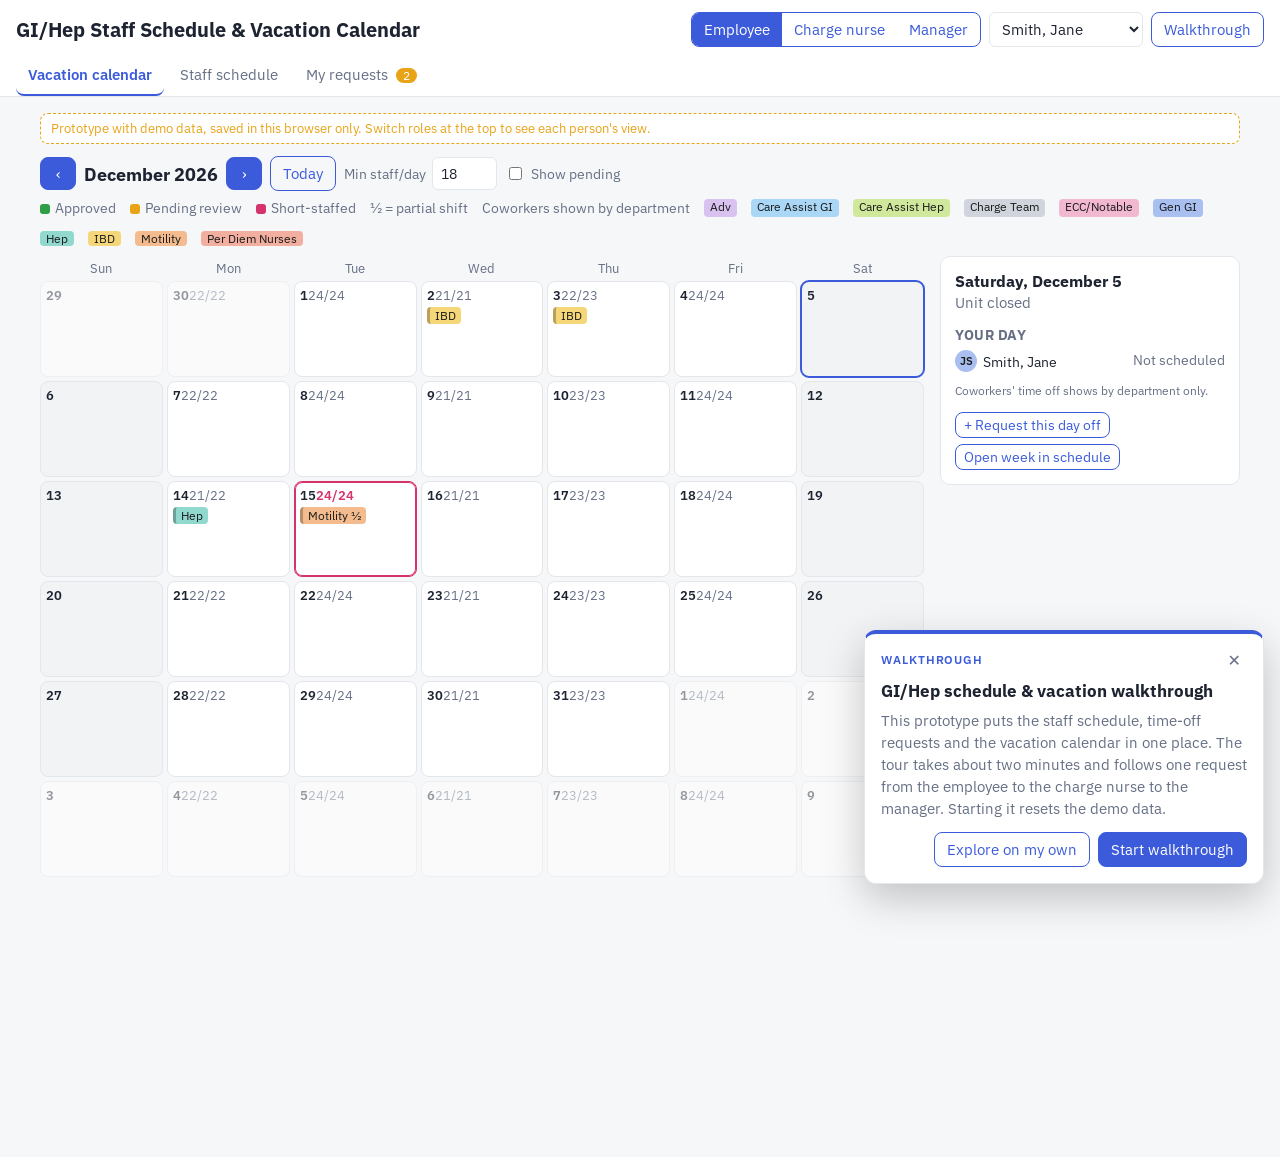
<file: index.html>
<!doctype html>
<html lang="en">
<head>
  <meta charset="utf-8" />
  <meta name="viewport" content="width=device-width, initial-scale=1" />
  <title>GI/Hep Staff Schedule</title>
  <link rel="preconnect" href="https://fonts.googleapis.com" />
  <link rel="preconnect" href="https://fonts.gstatic.com" crossorigin />
  <link rel="stylesheet" href="https://fonts.googleapis.com/css2?family=IBM+Plex+Mono:wght@400;500&family=IBM+Plex+Sans:wght@400;500;600;700&display=swap" />
  <link rel="stylesheet" href="styles.css" />
</head>
<body>
  <header class="topbar">
    <div class="title-row">
      <h1>GI/Hep Staff Schedule &amp; Vacation Calendar</h1>
      <div class="role">
        <div class="seg" id="roleSeg" role="group" aria-label="View as role">
          <button data-role="employee">Employee</button>
          <button data-role="charge">Charge nurse</button>
          <button data-role="manager">Manager</button>
        </div>
        <select id="meSelect" aria-label="Viewing as employee"></select>
        <button id="tourBtn" class="ghost">Walkthrough</button>
      </div>
    </div>
    <nav class="tabs" role="tablist">
      <button class="tab active" data-view="calendar">Vacation calendar</button>
      <button class="tab" data-view="schedule">Staff schedule</button>
      <button class="tab" data-view="requests"><span id="reqTabLabel">Requests</span> <span id="pendingBadge" class="badge" hidden></span></button>
      <button class="tab" data-view="staff" id="staffTab">Staff</button>
    </nav>
  </header>

  <main>
    <div class="banner">Prototype with demo data, saved in this browser only. Switch roles at the top to see each person's view.</div>

    <!-- Calendar -->
    <section id="view-calendar" class="view active">
      <div class="toolbar">
        <button id="prevMonth" aria-label="Previous month">‹</button>
        <h2 id="monthLabel"></h2>
        <button id="nextMonth" aria-label="Next month">›</button>
        <button id="todayBtn" class="ghost">Today</button>
        <label class="inline">Min staff/day
          <input id="minStaff" type="number" min="0" max="200" />
        </label>
        <label class="inline"><input id="showPending" type="checkbox" /> Show pending</label>
      </div>
      <div class="legend" id="legend"></div>
      <div class="cal-layout">
        <div>
          <div class="cal-head" id="calHead"></div>
          <div class="cal-grid" id="calGrid"></div>
        </div>
        <aside class="day-panel" id="dayPanel"></aside>
      </div>
    </section>

    <!-- Spreadsheet schedule -->
    <section id="view-schedule" class="view">
      <div class="toolbar sheet-toolbar">
        <div class="seg" role="group" aria-label="Schedule mode">
          <button data-mode="week">Week</button>
          <button data-mode="template">Repeating pattern</button>
        </div>
        <span id="weekNav" class="week-nav">
          <button id="prevWeek" aria-label="Previous week">‹</button>
          <button id="thisWeek" class="ghost">This week</button>
          <button id="nextWeek" aria-label="Next week">›</button>
        </span>
        <strong id="weekLabel"></strong>
      </div>
      <div class="toolbar sheet-toolbar">
        <input id="sheetSearch" type="search" placeholder="Filter staff…" />
        <button class="ghost" id="toggleAll">Collapse all</button>
        <button class="ghost" id="resetWeek">Reset week to pattern</button>
        <button class="ghost" id="exportCsv">Copy for Excel</button>
      </div>
      <div class="formula-bar">
        <span id="nameBox" class="name-box"></span>
        <span class="fx-label">fx</span>
        <span id="fx" class="fx"></span>
        <span class="shift-btns" id="shiftBtns"></span>
      </div>
      <div class="sheet-wrap" id="sheet" tabindex="0"><table class="sheet" id="schedTable"></table></div>
      <p class="muted hint" id="sheetHint"></p>
    </section>

    <!-- Requests -->
    <section id="view-requests" class="view">
      <div id="notice" class="okmsg" hidden></div>

      <div id="empView">
        <form id="reqForm" class="card form-grid" novalidate>
          <h3>New time-off request <small class="muted" id="reqFor"></small></h3>
          <label>Leave type <select id="reqType"></select></label>
          <label>Start <input id="reqStart" type="date" /></label>
          <label>End <input id="reqEnd" type="date" /></label>
          <label>Shift (all days)
            <select id="reqShift"><option>Full Shift</option><option>Partial Shift</option></select>
          </label>
          <label id="partialWrap" hidden>Time off, all days (24-hour)
            <span class="times"><input id="reqT1" maxlength="4" inputmode="numeric" placeholder="0835" /> to
            <input id="reqT2" maxlength="4" inputmode="numeric" placeholder="1200" /></span>
          </label>
          <div id="dayRows" class="wide" hidden></div>
          <label class="wide">Note <input id="reqNote" type="text" placeholder="Optional" /></label>
          <div id="reqErrors" class="wide err" hidden></div>
          <div id="reqImpact" class="wide impact" hidden></div>
          <div class="wide"><button type="submit">Submit request</button></div>
        </form>
        <h3>My requests</h3>
        <div id="myReqs"></div>
      </div>

      <div id="reviewView">
        <h2 class="left" id="queueTitle"></h2>
        <div id="queue"></div>
        <div class="filter-row">
          <h3 class="inline-h">All requests</h3>
          <select id="reqFilter" aria-label="Filter requests">
            <option value="all">All</option><option value="Pending">Pending</option>
            <option value="Approved">Approved</option><option value="Partially">Partially approved</option>
            <option value="Denied">Denied</option>
          </select>
        </div>
        <div id="reqList" class="req-list"></div>
      </div>
    </section>

    <!-- Staff (manager) -->
    <section id="view-staff" class="view">
      <form id="staffForm" class="card form-grid">
        <h3>Add staff member</h3>
        <label>Name (Last, First) <input id="staffName" required placeholder="Doe, Sam" /></label>
        <label>Job title <input id="staffRole" placeholder="RN" /></label>
        <label>Department <select id="staffGroup"></select></label>
        <label>Annual PTO/vacation days <input id="staffAllow" type="number" min="0" value="15" /></label>
        <div class="wide"><button type="submit">Add</button></div>
      </form>
      <div id="staffList" class="staff-list"></div>
      <div class="card data-tools">
        <h3>Data</h3>
        <p class="muted">Everything is saved in this browser only. Copy data to keep a backup, and import it later.</p>
        <button id="exportBtn" class="ghost">Copy data</button>
        <label class="ghost file-btn">Import JSON <input id="importFile" type="file" accept="application/json" hidden /></label>
        <button id="resetBtn" class="danger">Reset to demo data</button>
      </div>
    </section>
  </main>

  <div id="modal" class="modal" hidden></div>
  <div id="toast" class="toast" role="status" hidden></div>
  <div id="tour" class="tour" role="dialog" aria-labelledby="tourTitle" hidden></div>

  <script src="app.js"></script>
  <script src="tour.js"></script>
</body>
</html>
</file>
<file: styles.css>
:root {
  --bg: #f6f7f9;
  --surface: #ffffff;
  --text: #1d2330;
  --muted: #667085;
  --border: #e3e6eb;
  --accent: #3b5bdb;
  --approved: #2f9e44;
  --approved-bg: #e6f4ea;
  --pending: #e8a317;
  --pending-bg: #fff4dc;
  --warn: #d6336c;
  --warn-bg: #fde8ef;
  --today: #edf2ff;
  --grid: #d9dde3;
  --head: #f1f3f5;
  --sel: rgba(59, 91, 219, .16);
  --day-bg: #fff3bf;
  --mid-bg: #d3f9d8;
  --late-bg: #d0ebff;
  --ten-bg: #e5dbff;
  --custom-bg: #ffe8cc;
}
@media (prefers-color-scheme: dark) {
  :root:not([data-theme="light"]) {
    --bg: #12151b;
    --surface: #1b1f27;
    --text: #e7e9ee;
    --muted: #98a2b3;
    --border: #2c323d;
    --accent: #748ffc;
    --approved-bg: #16301f;
    --pending-bg: #352a10;
    --warn-bg: #3a1624;
    --today: #1f2740;
    --grid: #313744;
    --head: #222731;
    --sel: rgba(116, 143, 252, .22);
    --day-bg: #3b3415;
    --mid-bg: #17351f;
    --late-bg: #14304a;
    --ten-bg: #2b2346;
    --custom-bg: #3d2a14;
    color-scheme: dark;
  }
}
:root[data-theme="dark"] {
  --bg: #12151b;
  --surface: #1b1f27;
  --text: #e7e9ee;
  --muted: #98a2b3;
  --border: #2c323d;
  --accent: #748ffc;
  --approved-bg: #16301f;
  --pending-bg: #352a10;
  --warn-bg: #3a1624;
  --today: #1f2740;
  --grid: #313744;
  --head: #222731;
  --sel: rgba(116, 143, 252, .22);
  --day-bg: #3b3415;
  --mid-bg: #17351f;
  --late-bg: #14304a;
  --ten-bg: #2b2346;
  --custom-bg: #3d2a14;
  color-scheme: dark;
}

* { box-sizing: border-box; }
[hidden] { display: none !important; }
body {
  margin: 0;
  font-family: "IBM Plex Sans", system-ui, -apple-system, "Segoe UI", Roboto, sans-serif;
  background: var(--bg);
  color: var(--text);
  font-size: 15px;
}
h1 { font-size: 1.25rem; margin: 0; }
h2 { font-size: 1.15rem; margin: 0; min-width: 11ch; text-align: center; }
h3 { margin: 0 0 .5rem; font-size: 1rem; }
.muted { color: var(--muted); }

.topbar {
  background: var(--surface);
  border-bottom: 1px solid var(--border);
  padding-block: 12px 0;
  padding-left: max(16px, env(safe-area-inset-left, 0px));
  padding-right: max(16px, env(safe-area-inset-right, 0px));
  position: sticky; top: env(safe-area-inset-top, 0px); z-index: 5;
}
body::before { content: ""; position: fixed; inset: 0 0 auto; height: env(safe-area-inset-top, 0px); z-index: 10; background: var(--surface); }
.tabs { display: flex; gap: 4px; overflow-x: auto; margin-top: 8px; }
.tab {
  background: none; border: none; color: var(--muted);
  padding: 10px 12px; border-bottom: 2px solid transparent;
  cursor: pointer; font: inherit; white-space: nowrap;
}
.tab.active { color: var(--accent); border-bottom-color: var(--accent); font-weight: 600; }
.badge {
  background: var(--pending); color: #fff; border-radius: 999px;
  padding: 0 7px; font-size: .75rem; margin-left: 4px;
}

main {
  padding-block: 16px;
  padding-left: max(16px, env(safe-area-inset-left, 0px));
  padding-right: max(16px, env(safe-area-inset-right, 0px));
  max-width: 1232px; margin: 0 auto;
}
.view { display: none; }
.view.active { display: block; }

button, .file-btn {
  font: inherit; cursor: pointer; border-radius: 8px;
  border: 1px solid var(--accent); background: var(--accent); color: #fff;
  padding: 7px 12px;
}
button.ghost, .file-btn { background: transparent; color: var(--accent); }
button.danger { background: transparent; border-color: var(--warn); color: var(--warn); }
button.small { padding: 3px 8px; font-size: .85rem; }
input, select {
  font: inherit; padding: 6px 8px; border-radius: 6px;
  border: 1px solid var(--border); background: var(--surface); color: var(--text);
}

.toolbar { display: flex; align-items: center; gap: 8px; flex-wrap: wrap; margin-bottom: 8px; }
.toolbar #prevMonth, .toolbar #nextMonth { width: 36px; padding: 6px 0; }
label.inline { display: inline-flex; align-items: center; gap: 6px; color: var(--muted); font-size: .9rem; }
label.inline input[type=number] { width: 4.5em; }
.legend { display: flex; gap: 14px; flex-wrap: wrap; font-size: .85rem; color: var(--muted); margin-bottom: 10px; }
.dot { display: inline-block; width: 10px; height: 10px; border-radius: 3px; margin-right: 5px; vertical-align: -1px; }
.dot.approved { background: var(--approved); }
.dot.pending { background: var(--pending); }
.dot.warn { background: var(--warn); }

.cal-layout { display: grid; grid-template-columns: 1fr 300px; gap: 16px; align-items: start; }
.cal-head, .cal-grid { display: grid; grid-template-columns: repeat(7, minmax(0, 1fr)); gap: 4px; }
.cal-head div { font-size: .8rem; color: var(--muted); text-align: center; padding: 4px 0; }
.day {
  background: var(--surface); border: 1px solid var(--border); border-radius: 8px;
  min-height: 96px; padding: 5px; cursor: pointer; display: flex; flex-direction: column; gap: 3px;
  overflow: hidden; text-align: left; color: inherit; font: inherit;
}
.day.other { opacity: .45; }
.day.today { background: var(--today); }
.day.selected { outline: 2px solid var(--accent); outline-offset: -1px; }
.day.gap { border-color: var(--warn); box-shadow: inset 0 0 0 1px var(--warn); }
.day .num { display: flex; justify-content: space-between; font-size: .8rem; font-weight: 600; }
.day .count { font-weight: 400; color: var(--muted); }
.day.gap .count { color: var(--warn); font-weight: 600; }
.chip {
  font-size: .72rem; border-radius: 4px; padding: 1px 5px;
  white-space: nowrap; overflow: hidden; text-overflow: ellipsis;
  border-left: 3px solid;
}
.chip.approved { color: #1a1a1a; border-color: rgba(0,0,0,.25); }
.chip.pending { background: var(--surface); border: 1px dashed var(--pending); border-left: 3px solid; }
.more { font-size: .7rem; color: var(--muted); }

.day-panel {
  background: var(--surface); border: 1px solid var(--border); border-radius: 10px;
  padding: 14px; position: sticky; top: 110px;
}
.day-panel h3 { margin-bottom: 2px; }
.day-panel h4 { margin: 14px 0 6px; font-size: .85rem; text-transform: uppercase; letter-spacing: .04em; color: var(--muted); }
.day-panel li.ghead { font-size: .75rem; font-weight: 600; color: var(--muted); border-left: 3px solid var(--g); padding-left: 6px; margin-top: 6px; }
.panel-actions { margin-top: 14px; display: flex; gap: 6px; flex-wrap: wrap; }
.day-panel ul { list-style: none; padding: 0; margin: 0; display: grid; gap: 4px; }
.day-panel li { display: flex; justify-content: space-between; gap: 8px; font-size: .9rem; }
.alert { background: var(--warn-bg); color: var(--warn); border-radius: 6px; padding: 6px 8px; font-size: .85rem; margin-top: 8px; }
.avatar {
  display: inline-grid; place-items: center; width: 22px; height: 22px; border-radius: 50%;
  color: #1a1a1a; font-size: .7rem; font-weight: 600; margin-right: 6px; flex: none;
}
.who { display: flex; align-items: center; }

.card { background: var(--surface); border: 1px solid var(--border); border-radius: 10px; padding: 14px; margin-bottom: 14px; }
.form-grid { display: grid; grid-template-columns: repeat(auto-fit, minmax(180px, 1fr)); gap: 10px; align-items: end; }
.form-grid h3, .form-grid .wide { grid-column: 1 / -1; }
.form-grid label { display: grid; gap: 4px; font-size: .85rem; color: var(--muted); }
.impact { background: var(--pending-bg); border-radius: 6px; padding: 8px 10px; font-size: .85rem; }
.impact.bad { background: var(--warn-bg); color: var(--warn); }

.filter-row { margin-bottom: 8px; }
.req-list, .staff-list { display: grid; gap: 8px; }
.req {
  background: var(--surface); border: 1px solid var(--border); border-left: 4px solid var(--pending);
  border-radius: 8px; padding: 10px 12px; display: flex; justify-content: space-between; gap: 10px; flex-wrap: wrap;
}
.req.approved { border-left-color: var(--approved); }
.req.denied { border-left-color: var(--muted); opacity: .7; }
.req .meta { font-size: .85rem; color: var(--muted); }
.req .actions { display: flex; gap: 6px; align-items: center; }
.status { font-size: .75rem; text-transform: uppercase; font-weight: 600; letter-spacing: .04em; }
.status.pending { color: var(--pending); }
.status.approved { color: var(--approved); }
.status.denied { color: var(--muted); }
.conflict { color: var(--warn); font-size: .85rem; }

.staff-row {
  background: var(--surface); border: 1px solid var(--border); border-radius: 8px;
  padding: 10px 12px; display: flex; align-items: center; justify-content: space-between; gap: 10px; flex-wrap: wrap;
}
.bar { height: 6px; background: var(--border); border-radius: 3px; width: 140px; overflow: hidden; }
.bar > i { display: block; height: 100%; background: var(--approved); }
.bar.over > i { background: var(--warn); }
.data-tools { margin-top: 16px; display: flex; gap: 8px; flex-wrap: wrap; align-items: center; }
.data-tools h3, .data-tools p { width: 100%; margin: 0; }

@media (max-width: 860px) {
  .cal-layout { grid-template-columns: 1fr; }
  .day-panel { position: static; }
  .day { min-height: 64px; }
  .chip { font-size: .65rem; padding: 0 3px; }
}
@media (max-width: 520px) {
  .chip .full { display: none; }
  .day { min-height: 56px; padding: 3px; }
}

/* ---------- spreadsheet ---------- */
.sheet-toolbar { margin-bottom: 8px; }
.sheet-toolbar input[type=search] { flex: 1 1 160px; max-width: 260px; }
.seg { display: inline-flex; border: 1px solid var(--accent); border-radius: 8px; overflow: hidden; }
.seg button { border: none; border-radius: 0; background: transparent; color: var(--accent); }
.seg button.on { background: var(--accent); color: #fff; }
.week-nav { display: inline-flex; gap: 4px; }
.week-nav[hidden] { display: none; }
.week-nav #prevWeek, .week-nav #nextWeek { width: 34px; padding: 6px 0; }

.formula-bar {
  display: flex; align-items: center; gap: 8px; flex-wrap: wrap;
  background: var(--surface); border: 1px solid var(--grid); border-bottom: none;
  border-radius: 8px 8px 0 0; padding: 6px 8px; font-size: .85rem;
}
.name-box { min-width: 70px; padding: 3px 6px; border: 1px solid var(--grid); border-radius: 4px; font-family: ui-monospace, monospace; }
.fx-label { font-style: italic; color: var(--muted); font-weight: 600; }
.fx { flex: 1 1 200px; min-height: 1.2em; }
.shift-btns { display: inline-flex; gap: 4px; }
.shift-btns .sb { color: var(--text); border-color: var(--grid); }
.sb.s-off { background: var(--surface); }
.sb.s-day, td.c.s-day { background: var(--day-bg); }
.sb.s-mid, td.c.s-mid { background: var(--mid-bg); }
.sb.s-late, td.c.s-late { background: var(--late-bg); }
.sb.s-ten, td.c.s-ten { background: var(--ten-bg); }
.sb.s-custom, td.c.s-custom { background: var(--custom-bg); }
td.c.s-custom { font-size: .75rem; }

.sheet-wrap {
  overflow: auto; max-height: calc(100vh - 290px); min-height: 300px;
  border: 1px solid var(--grid); border-radius: 0 0 8px 8px; background: var(--surface); outline: none;
}
.sheet-wrap:focus-visible { box-shadow: 0 0 0 2px var(--accent); }
table.sheet { border-collapse: separate; border-spacing: 0; font-size: .82rem; min-width: max-content; user-select: none; -webkit-user-select: none; }
.sheet th, .sheet td {
  border-right: 1px solid var(--grid); border-bottom: 1px solid var(--grid);
  padding: 0 6px; height: 30px; white-space: nowrap; text-align: center; font-weight: 400;
}
.sheet thead th { position: sticky; background: var(--head); z-index: 2; color: var(--muted); }
.sheet thead tr.letters th { top: 0; height: 20px; font-size: .7rem; }
.sheet thead tr.cols th { top: 21px; height: 36px; color: var(--text); font-weight: 600; line-height: 1.1; }
.sheet thead small { display: block; font-weight: 400; color: var(--muted); font-size: .7rem; }
.sheet thead th.is-today { color: var(--accent); box-shadow: inset 0 -2px var(--accent); }
.sheet .rn {
  position: sticky; left: 0; width: 38px; min-width: 38px; z-index: 1;
  background: var(--head); color: var(--muted); font-size: .7rem;
}
.sheet .name {
  position: sticky; left: 38px; z-index: 1; width: 190px; min-width: 190px; max-width: 190px;
  background: var(--surface); text-align: left; overflow: hidden; text-overflow: ellipsis;
  box-shadow: 2px 0 0 var(--grid);
}
.sheet thead .rn, .sheet thead .name { z-index: 3; background: var(--head); }
.sheet .nm { display: flex; flex-direction: column; line-height: 1.1; overflow: hidden; }
.sheet .nm small { color: var(--muted); font-size: .7rem; overflow: hidden; text-overflow: ellipsis; }
.sheet .avatar { width: 20px; height: 20px; font-size: .62rem; }

td.c { width: 92px; min-width: 92px; cursor: cell; position: relative; }
td.c.s-off { color: var(--muted); }
td.c.is-today { box-shadow: inset 2px 0 var(--accent), inset -2px 0 var(--accent); }
td.c.sel::after { content: ""; position: absolute; inset: 0; background: var(--sel); pointer-events: none; }
td.c.active { outline: 2px solid var(--accent); outline-offset: -2px; z-index: 0; }
td.c.ovr::before {
  content: ""; position: absolute; top: 0; right: 0;
  border-style: solid; border-width: 0 7px 7px 0; border-color: transparent var(--accent) transparent transparent;
}
td.c.vac {
  background: repeating-linear-gradient(-45deg, var(--approved-bg) 0 6px, transparent 6px 12px), var(--approved-bg);
  color: var(--approved); font-weight: 600; font-size: .75rem;
}
td.c.pend { box-shadow: inset 0 0 0 2px var(--pending); }
.sheet td.num { color: var(--muted); width: 56px; min-width: 56px; }

.sheet tr.grp th, .sheet tr.grp td {
  background: color-mix(in srgb, var(--g) 45%, var(--surface)); font-weight: 600; height: 28px;
}
.sheet tr.grp .rn { background: color-mix(in srgb, var(--g) 45%, var(--head)); }
.sheet tr.grp .name { border-left: 6px solid var(--g); }
.sheet tr.grp .name small { color: var(--muted); font-weight: 400; }
.sheet tr.grp td { color: var(--muted); }
.sheet td.short { color: var(--warn) !important; background: var(--warn-bg) !important; font-weight: 700; }
.twisty, .icon, .link { background: none; border: none; color: inherit; padding: 0 4px; font-size: .8rem; }
.icon { opacity: .55; }
.icon:hover { opacity: 1; }
.link { color: var(--accent); font-size: .75rem; text-decoration: underline; }
.sheet tfoot th, .sheet tfoot td { position: sticky; bottom: 0; background: var(--head); font-weight: 600; z-index: 2; }
.sheet tfoot .rn, .sheet tfoot .name { z-index: 3; background: var(--head); }
.hint { font-size: .8rem; line-height: 1.5; }

.staff-group { margin: 14px 0 4px; padding-left: 8px; border-left: 4px solid var(--g); font-size: .9rem; }
.staff-row .actions { display: flex; gap: 6px; align-items: center; }

@media (max-width: 600px) {
  .sheet .name { width: 130px; min-width: 130px; max-width: 130px; }
  .sheet .nm small, .sheet .name .avatar, .sheet tr.grp .name small { display: none; }
  .sheet tr.grp .name { font-size: .75rem; }
  td.c { width: 72px; min-width: 72px; font-size: .75rem; }
  .sheet-wrap { max-height: 70vh; }
}
.sheet .gname { display: inline-block; max-width: 105px; overflow: hidden; text-overflow: ellipsis; vertical-align: bottom; }
@media (max-width: 600px) { .sheet .gname { max-width: 62px; } }

/* ---------- GI/Hep additions ---------- */
.title-row { display: flex; justify-content: space-between; align-items: center; gap: 10px; flex-wrap: wrap; }
.role { display: flex; gap: 8px; align-items: center; flex-wrap: wrap; }
.role select[hidden] { display: none; }
.banner {
  border: 1px dashed var(--pending); color: var(--pending); background: var(--surface);
  border-radius: 8px; padding: 6px 10px; font-size: .8rem; margin-bottom: 12px;
}
.legend .dept { color: #1a1a1a; border-radius: 4px; padding: 0 6px; font-size: .75rem; }
.day.closed:not(.other) { background: var(--head); }
.sheet thead th.closed { color: var(--muted); font-weight: 400; }
td.c.closed.s-off { background: repeating-linear-gradient(90deg, transparent 0 3px, var(--head) 3px 6px); }
td.c.part { font-style: italic; box-shadow: inset 4px 0 var(--approved); }
.okc { color: var(--approved); font-size: .85rem; }
.conflict { color: var(--warn); font-size: .85rem; }
.err { background: var(--warn-bg); color: var(--warn); border: 1px solid var(--warn); border-radius: 8px; padding: 8px 12px; margin: 8px 0; font-size: .9rem; }
.err[hidden], .okmsg[hidden] { display: none; }
.okmsg { background: var(--approved-bg); color: var(--approved); border: 1px solid var(--approved); border-radius: 8px; padding: 8px 12px; margin-bottom: 12px; }
.schip { display: inline-block; padding: 1px 8px; border-radius: 99px; font-size: .75rem; border: 1px solid var(--border); white-space: nowrap; }
.st-Approved { color: var(--approved); border-color: var(--approved); }
.st-Denied { color: var(--warn); border-color: var(--warn); }
.st-Partially { color: var(--pending); border-color: var(--pending); }
.st-Pending { color: var(--accent); border-color: var(--accent); }
.req.st-Approved { border-left-color: var(--approved); }
.req.st-Denied { border-left-color: var(--warn); opacity: .8; }
.req.st-Partially { border-left-color: var(--pending); }
.req.st-Pending { border-left-color: var(--accent); }
.req-head { display: flex; align-items: center; gap: 6px; flex-wrap: wrap; margin-bottom: 4px; }
.req-head .danger { margin-left: auto; }
.scroll { overflow-x: auto; }
table.rtable { border-collapse: collapse; width: 100%; min-width: 560px; margin: 8px 0; font-size: .88rem; }
.rtable th, .rtable td { border-bottom: 1px solid var(--border); padding: 7px 6px; text-align: left; vertical-align: top; }
.rtable th { color: var(--muted); font-weight: 600; font-size: .8rem; }
.rtable input:not([type]) { width: 100%; min-width: 130px; }
.rtable tr.badrow td:first-child { box-shadow: inset 3px 0 var(--warn); }
.rad label { display: block; margin: 2px 0; white-space: nowrap; }
.review .who { display: inline-flex; }
.filter-row { display: flex; align-items: center; gap: 10px; margin: 18px 0 8px; }
.inline-h { margin: 0; }
h2.left { text-align: left; margin: 0 0 8px; }
.times { display: flex; align-items: center; gap: 6px; }
.times input { width: 5.5em; }
label[hidden] { display: none !important; }
#empView[hidden], #reviewView[hidden], .tab[hidden] { display: none; }

/* partial shifts */
.rtable input.t4, input.t4 { width: 5.2em; min-width: 0; font-variant-numeric: tabular-nums; }
input.t4:disabled { opacity: .4; }
.rtable.draft td { vertical-align: middle; }
.rtable .imp { min-width: 200px; font-size: .85rem; }

/* times and cell references read better in a monospace face */
.name-box, input.t4, .times input, #reqT1, #reqT2 { font-family: "IBM Plex Mono", ui-monospace, monospace; }

/* in-page dialog + toast */
.modal {
  position: fixed; inset: 0; z-index: 50; display: grid; place-items: center;
  background: rgba(10, 14, 22, .45);
  padding-left: max(16px, env(safe-area-inset-left, 0px)); padding-right: max(16px, env(safe-area-inset-right, 0px));
}
.modal-card {
  background: var(--surface); color: var(--text); border: 1px solid var(--border); border-radius: 12px;
  padding: 18px; width: min(420px, 100%); display: grid; gap: 10px; box-shadow: 0 12px 40px rgba(0,0,0,.25);
}
.modal-card h3 { margin: 0; }
.modal-card p { margin: 0; color: var(--muted); }
.modal-card textarea { width: 100%; height: 160px; font: .8rem "IBM Plex Mono", ui-monospace, monospace; background: var(--bg); color: var(--text); border: 1px solid var(--border); border-radius: 6px; }
.modal-actions { display: flex; justify-content: flex-end; gap: 8px; }
button.danger-solid { background: var(--warn); border-color: var(--warn); color: #fff; }
.toast {
  position: fixed; z-index: 60; left: 50%; transform: translateX(-50%);
  bottom: calc(20px + env(safe-area-inset-bottom, 0px));
  background: var(--text); color: var(--surface); padding: 10px 16px; border-radius: 8px; font-size: .9rem;
  max-width: calc(100vw - 32px); box-shadow: 0 6px 20px rgba(0,0,0,.2);
}
body.touring .toast { bottom: calc(250px + env(safe-area-inset-bottom, 0px)); }

/* walkthrough */
.tour {
  position: fixed; z-index: 40;
  right: max(16px, env(safe-area-inset-right, 0px)); bottom: calc(16px + env(safe-area-inset-bottom, 0px));
  width: min(400px, calc(100vw - 32px));
  background: var(--surface); color: var(--text); border: 1px solid var(--border); border-top: 4px solid var(--accent);
  border-radius: 12px; padding: 14px 16px 16px; box-shadow: 0 14px 40px rgba(0,0,0,.22);
  display: grid; gap: 8px;
}
.tour h3 { margin: 0; font-size: 1.05rem; text-wrap: balance; }
.tour p { margin: 0; color: var(--muted); line-height: 1.5; font-size: .92rem; }
.tour-top { display: flex; justify-content: space-between; align-items: center; }
.tour-step { font-size: .72rem; text-transform: uppercase; letter-spacing: .08em; color: var(--accent); font-weight: 600; }
.icon-btn { background: none; border: none; color: var(--muted); padding: 2px 6px; font-size: 1rem; }
.tour-actions { display: flex; gap: 8px; justify-content: flex-end; flex-wrap: wrap; margin-top: 4px; }
.tour-bar { height: 4px; background: var(--border); border-radius: 2px; overflow: hidden; }
.tour-bar i { display: block; height: 100%; background: var(--accent); transition: width .3s; }
body.touring main { padding-bottom: 280px; }
.tour-focus {
  outline: 3px solid var(--accent) !important; outline-offset: 3px;
  box-shadow: 0 0 0 8px color-mix(in srgb, var(--accent) 22%, transparent) !important;
  border-radius: 8px; position: relative; z-index: 1;
}
td.c.tour-focus, tr.tour-focus { outline-offset: -3px; }
button:focus-visible, select:focus-visible, input:focus-visible, .tab:focus-visible { outline: 2px solid var(--accent); outline-offset: 2px; }
@media (prefers-reduced-motion: reduce) { .tour-bar i { transition: none; } }
@media (max-width: 600px) {
  .tour { left: max(8px, env(safe-area-inset-left, 0px)); right: max(8px, env(safe-area-inset-right, 0px)); width: auto; bottom: calc(8px + env(safe-area-inset-bottom, 0px)); }
  .tour p { font-size: .86rem; }
}

/* staff view of a day: department counts */
.dept-rows li { align-items: center; }
.dept-rows .dept { color: #1a1a1a; border-radius: 4px; padding: 1px 8px; font-size: .8rem; }
.small-note { font-size: .78rem; margin: 10px 0 0; }
</file>
